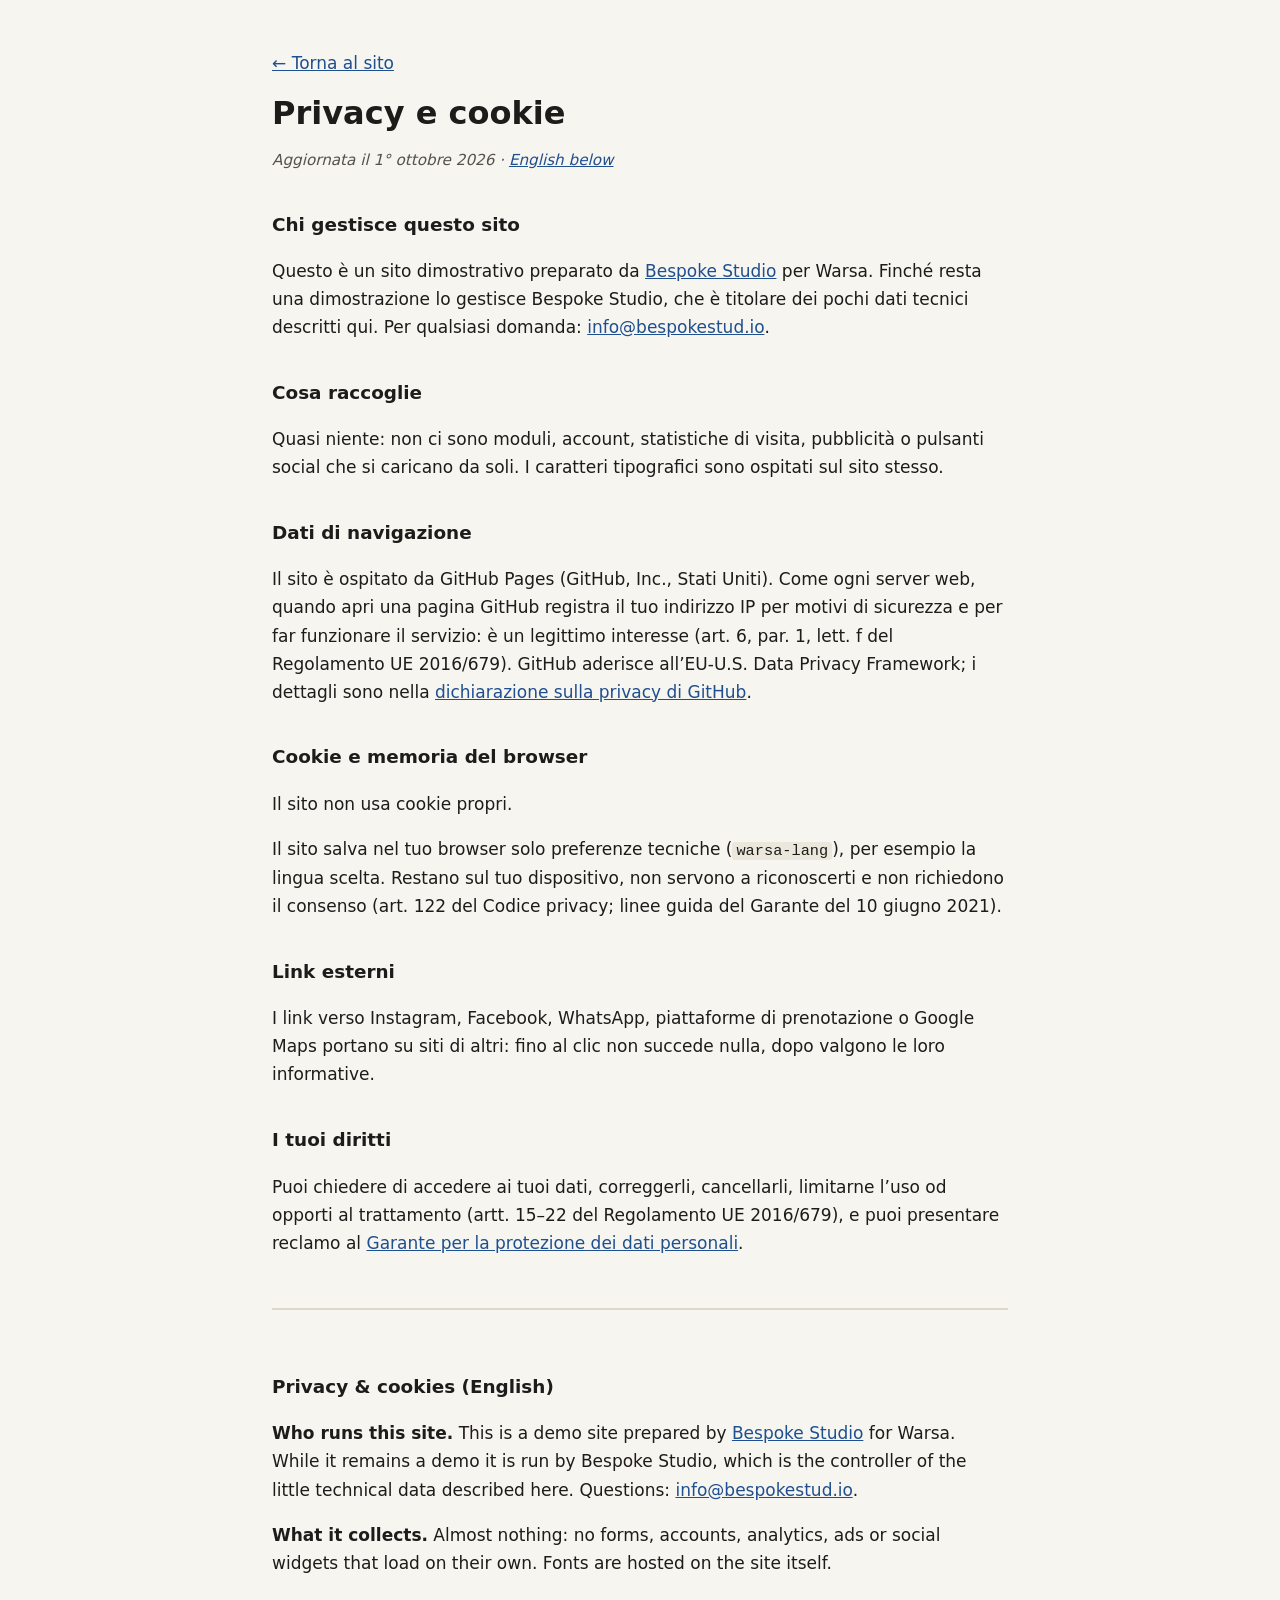
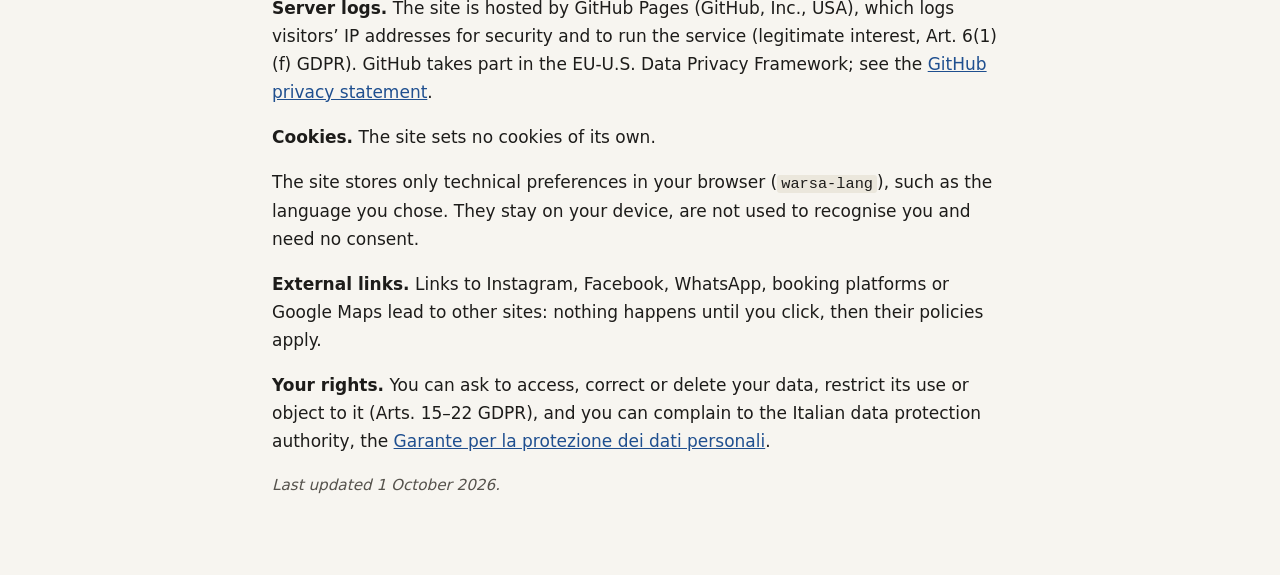
<file: privacy.html>
<!DOCTYPE html>
<html lang="it">
<head>
  <meta charset="UTF-8">
  <meta name="viewport" content="width=device-width, initial-scale=1.0">
  <meta name="robots" content="noindex">
  <title>Privacy e cookie · Warsa</title>
  <meta name="description" content="Informativa privacy e cookie del sito Warsa.">
  <style>
    body { margin: 0; background: #f7f5f0; color: #1d1c1a; font: 17px/1.65 system-ui, -apple-system, "Segoe UI", Roboto, sans-serif; }
    main { max-width: 46rem; margin: 0 auto; padding: 32px 20px 64px; }
    h1 { font-size: 2rem; line-height: 1.2; margin: 0.4em 0 0.2em; }
    h2 { font-size: 1.15rem; margin: 2em 0 0.4em; }
    a { color: #1f4f8f; }
    .data { color: #55524c; font-style: italic; font-size: 0.95rem; }
    .en { margin-top: 3em; padding-top: 1.5em; border-top: 2px solid #ddd8cc; }
    code { font-size: 0.9em; background: #ebe7dc; padding: 0 4px; border-radius: 3px; }
  </style>
</head>
<body>
<main>
  <p><a href="index.html">← Torna al sito</a></p>
  <h1>Privacy e cookie</h1>
  <p class="data">Aggiornata il 1° ottobre 2026 · <a href="#english" lang="en">English below</a></p>
  <h2>Chi gestisce questo sito</h2>
  <p>Questo è un sito dimostrativo preparato da <a href="https://bespokestud.io" rel="noopener">Bespoke Studio</a> per Warsa. Finché resta una dimostrazione lo gestisce Bespoke Studio, che è titolare dei pochi dati tecnici descritti qui. Per qualsiasi domanda: <a href="mailto:info@bespokestud.io">info@bespokestud.io</a>.</p>
  <h2>Cosa raccoglie</h2>
  <p>Quasi niente: non ci sono moduli, account, statistiche di visita, pubblicità o pulsanti social che si caricano da soli. I caratteri tipografici sono ospitati sul sito stesso.</p>
  <h2>Dati di navigazione</h2>
  <p>Il sito è ospitato da GitHub Pages (GitHub, Inc., Stati Uniti). Come ogni server web, quando apri una pagina GitHub registra il tuo indirizzo IP per motivi di sicurezza e per far funzionare il servizio: è un legittimo interesse (art. 6, par. 1, lett. f del Regolamento UE 2016/679). GitHub aderisce all’EU-U.S. Data Privacy Framework; i dettagli sono nella <a href="https://docs.github.com/site-policy/privacy-policies/github-general-privacy-statement" rel="noopener">dichiarazione sulla privacy di GitHub</a>.</p>
  
  <h2>Cookie e memoria del browser</h2>
  <p>Il sito non usa cookie propri.</p>
  <p>Il sito salva nel tuo browser solo preferenze tecniche (<code>warsa-lang</code>), per esempio la lingua scelta. Restano sul tuo dispositivo, non servono a riconoscerti e non richiedono il consenso (art. 122 del Codice privacy; linee guida del Garante del 10 giugno 2021).</p>
  
  <h2>Link esterni</h2>
  <p>I link verso Instagram, Facebook, WhatsApp, piattaforme di prenotazione o Google Maps portano su siti di altri: fino al clic non succede nulla, dopo valgono le loro informative.</p>
  
  <h2>I tuoi diritti</h2>
  <p>Puoi chiedere di accedere ai tuoi dati, correggerli, cancellarli, limitarne l’uso od opporti al trattamento (artt. 15–22 del Regolamento UE 2016/679), e puoi presentare reclamo al <a href="https://www.garanteprivacy.it" rel="noopener">Garante per la protezione dei dati personali</a>.</p>
  <div class="en" id="english" lang="en">
    <h2>Privacy &amp; cookies (English)</h2>
    <p><strong>Who runs this site.</strong> This is a demo site prepared by <a href="https://bespokestud.io" rel="noopener">Bespoke Studio</a> for Warsa. While it remains a demo it is run by Bespoke Studio, which is the controller of the little technical data described here. Questions: <a href="mailto:info@bespokestud.io">info@bespokestud.io</a>.</p>
    <p><strong>What it collects.</strong> Almost nothing: no forms, accounts, analytics, ads or social widgets that load on their own. Fonts are hosted on the site itself.</p>
    <p><strong>Server logs.</strong> The site is hosted by GitHub Pages (GitHub, Inc., USA), which logs visitors’ IP addresses for security and to run the service (legitimate interest, Art. 6(1)(f) GDPR). GitHub takes part in the EU-U.S. Data Privacy Framework; see the <a href="https://docs.github.com/site-policy/privacy-policies/github-general-privacy-statement" rel="noopener">GitHub privacy statement</a>.</p>
    
    <p><strong>Cookies.</strong> The site sets no cookies of its own.</p>
    <p>The site stores only technical preferences in your browser (<code>warsa-lang</code>), such as the language you chose. They stay on your device, are not used to recognise you and need no consent.</p>
    
    <p><strong>External links.</strong> Links to Instagram, Facebook, WhatsApp, booking platforms or Google Maps lead to other sites: nothing happens until you click, then their policies apply.</p>
    
    <p><strong>Your rights.</strong> You can ask to access, correct or delete your data, restrict its use or object to it (Arts. 15–22 GDPR), and you can complain to the Italian data protection authority, the <a href="https://www.garanteprivacy.it" rel="noopener">Garante per la protezione dei dati personali</a>.</p>
    <p class="data">Last updated 1 October 2026.</p>
  </div>
</main>
</body>
</html>
</file>
